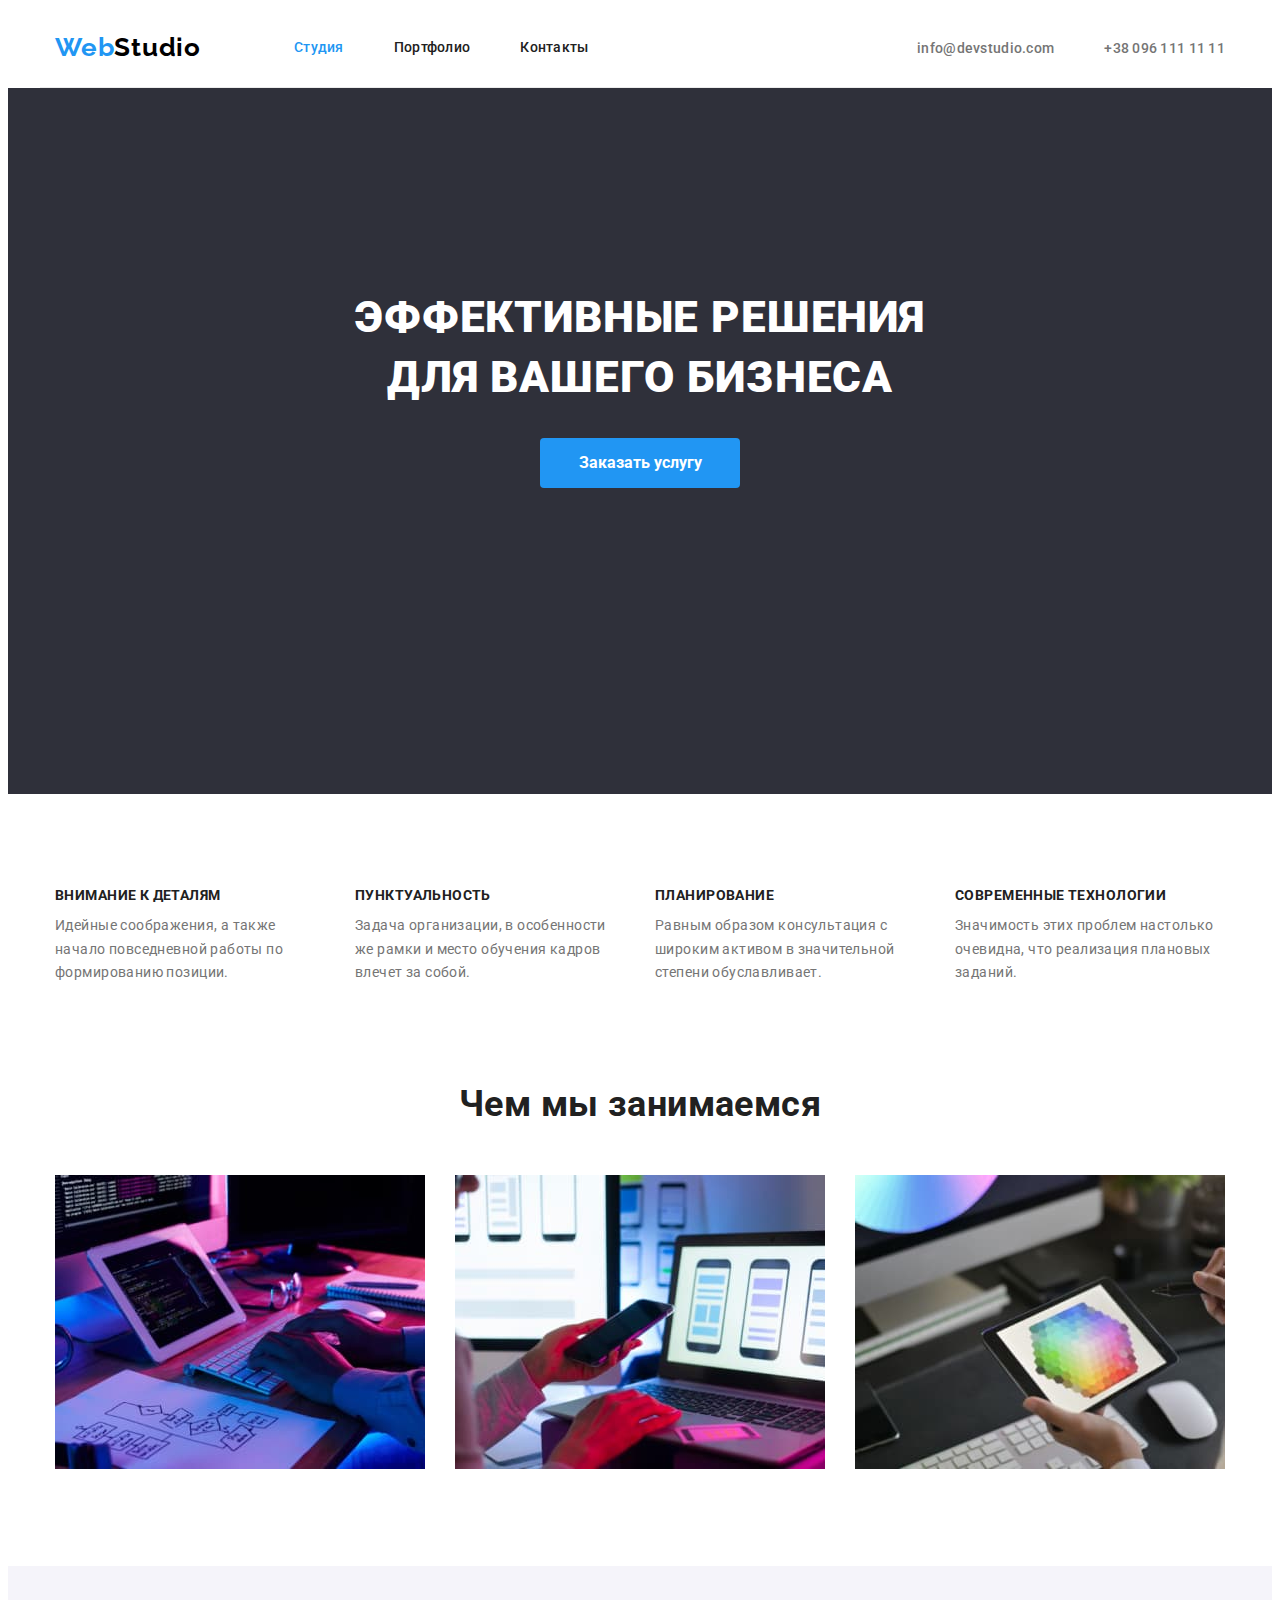
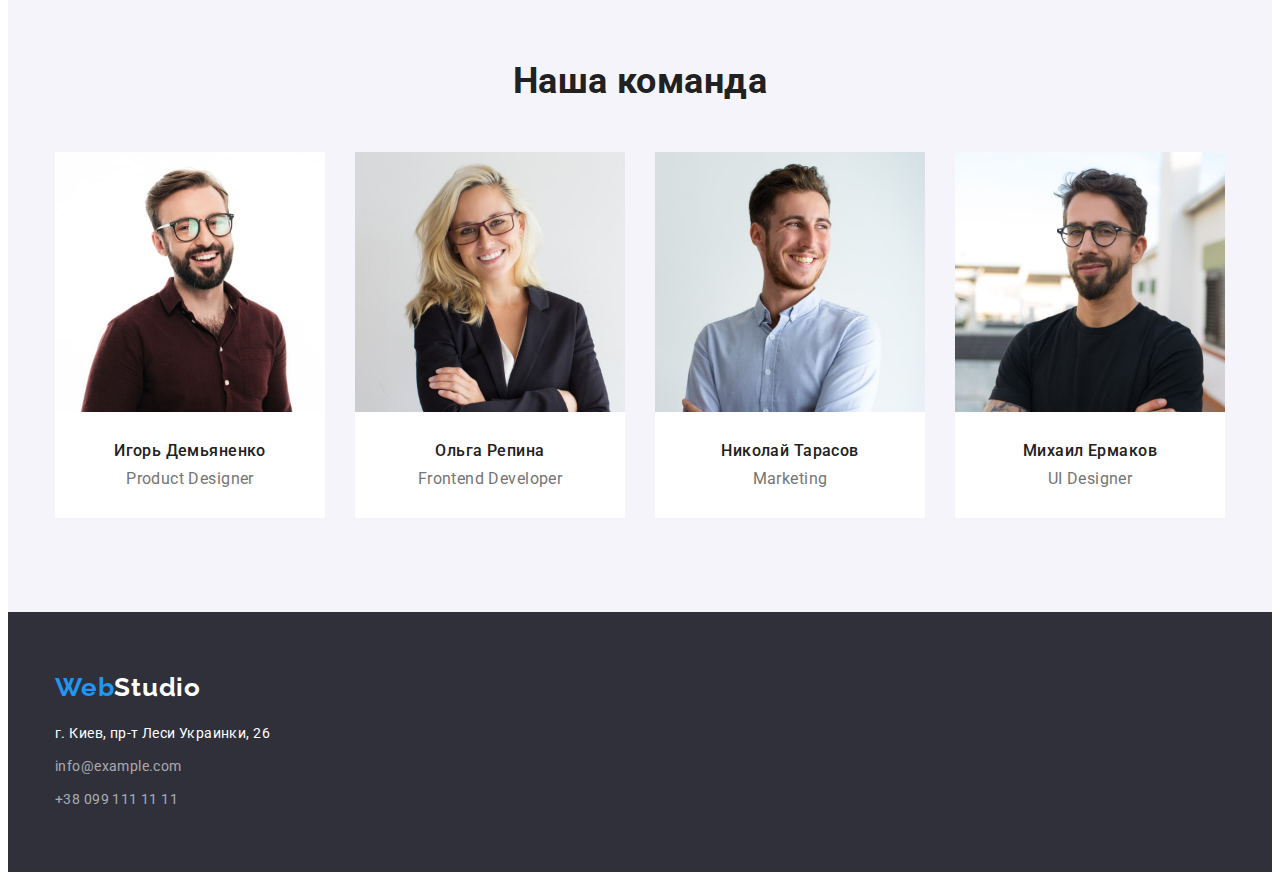
<file: index.html>
<!DOCTYPE html>
<html lang="ru">
<head>
    <meta charset="UTF-8">
    <meta http-equiv="X-UA-Compatible" content="IE=edge">
    <meta name="viewport" content="width=device-width, initial-scale=1.0">
    <title>Студия</title>
    <link href="./css/styles.css" rel="stylesheet"/>
    <link rel="preconnect" href="https://fonts.googleapis.com">
    <link rel="preconnect" href="https://fonts.gstatic.com" crossorigin>
    <link href="https://fonts.googleapis.com/css2?family=Raleway:wght@700&family=Roboto:wght@400;500;700;900&display=swap"
        rel="stylesheet">
</head>
<body>
    <header class="header">
        <div class="container">
            <a class="logo-header" href="#" lang="en">Web<span class="header-studio">Studio</span></a>
            <nav class="navigation">
                <ul class="nav-list list-point">
                    <li class="nav-item"><a class="nav-link current-page" href="#">Студия</a></li>
                    <li class="nav-item"><a class="nav-link" href="./portfolio.html">Портфолио</a></li>
                    <li class="nav-item"><a class="nav-link" href="#">Контакты</a></li>
                </ul>
            </nav>
            <ul class="header-info list-point">
                <li class="info-list info-one"><a class="header-link" href="mailto:info@devstudio.com" target="_blank"
                        rel="noopener noreferrer nofollow" lang="en">info@devstudio.com</a></li>
                <li class="info-list info-two"><a class="header-link" href="tel:+380961111111" target="_blank"
                        rel="noopener noreferrer nofollow">+38 096 111 11 11</a></li>
            </ul>
        </div>
    </header>
    <main class="main">
        <section class="section hero-section">
            <div class="container">
                <h1 class="hero-title">Эффективные решения для вашего бизнеса</h1>
                <button class="button" type="button">Заказать услугу</button>
            </div>
        </section>
        <section class="section characteristics">
            <div class="container">
                <h2 class="" hidden>Наша характеристика</h2>
                <ul class="characteristics-list list-point">
                    <li class="characteristics-item">
                        <h3 class="characteristic-name">Внимание к деталям</h3>
                        <p class="characteristics-result">Идейные соображения, а также начало повседневной работы по формированию
                            позиции.</p>
                    </li>
                    <li class="characteristics-item">
                        <h3 class="characteristic-name">Пунктуальность</h3>
                        <p class="characteristics-result">Задача организации, в особенности же рамки и место обучения кадров влечет за
                            собой.</p>
                    </li>
                    <li class="characteristics-item">
                        <h3 class="characteristic-name">Планирование</h3>
                        <p class="characteristics-result">Равным образом консультация с широким активом в значительной степени
                            обуславливает.</p>
                    </li>
                    <li class="characteristics-item">
                        <h3 class="characteristic-name">Современные технологии</h3>
                        <p class="characteristics-result">Значимость этих проблем настолько очевидна, что реализация плановых заданий.
                        </p>
                    </li>
                </ul>
            </div>
        </section>
        <section class="section work">
            <div class="container">
                <h2 class="work-title">Чем мы занимаемся</h2>
                <ul class="work-list list-point">
                    <li class="work-item">
                        <img src="photo/box1.jpg" alt="работа на макбуке" width="370" height="294">
                    </li>
                    <li class="work-item">
                        <img src="photo/box2.jpg" alt="Работа с вариантами разметок на телефоне" width="370" height="294">
                    </li>
                    <li class="work-item">
                        <img src="photo/box3.jpg" alt="выбор спектра цветов" width="370" height="294">
                    </li>
                </ul>
            </div>
        </section>
        <section class="section team-section">
            <div class="container">
                <h2 class="team">Наша команда</h2>
                <ul class="team-list list-point">
                    <li class="team-item">
                        <img class="photo-employee" src="photo/team.jpg" alt="продукт-дизайнер Вебстудии" width="270" height="260">
                        <h3 class="item-name">Игорь Демьяненко</h3>
                        <p class="name-position" lang="en">Product Designer</p>
                    </li>
                    <li class="team-item">
                        <img class="photo-employee" src="photo/team-2.jpg" alt="Фронтенд разработчик Вебстудии" width="270" height="260">
                        <h3 class="item-name">Ольга Репина</h3>
                        <p class="name-position" lang="en">Frontend Developer</p>
                    </li>
                    <li class="team-item">
                        <img class="photo-employee" src="photo/team-3.jpg" alt="маркетолог Вебстудии" width="270" height="260">
                        <h3 class="item-name">Николай Тарасов</h3>
                        <p class="name-position" lang="en">Marketing</p>
                    </li>
                    <li class="team-item">
                        <img class="photo-employee" src="photo/team-4.jpg" alt="УИ-дизайнер Вебстудии" width="270" height="260">
                        <h3 class="item-name">Михаил Ермаков</h3>
                        <p class="name-position" lang="en">UI Designer</p>
                    </li>
                </ul>
            </div> 
        </section>
    </main>
    <footer class="footer">
        <div class="container">
            <a class="footer-logo" href="#" lang="en">
                Web<span class="footer-studio">Studio</span>
            </a>
            <address class="footer-address">
                <ul class="footer-list list-point">
                    <li class="footer-item">
                        г. Киев, пр-т Леси Украинки, 26
                    </li>
                    <li class="footer-item">
                        <a class="footer-info" href="mailto:info@devstudio.com" target="_blank"
                            rel="noopener noreferrer nofollow" lang="en">
                            info@example.com
                        </a>
                    </li>
                    <li class="footer-item">
                        <a class="footer-info" href="tel:+380961111111" target="_blank" rel="noopener noreferrer nofollow">
                            +38 099 111 11 11
                        </a>
                    </li>
                </ul>
            </address>
        </div>
    </footer>
</body>
</html>
</file>
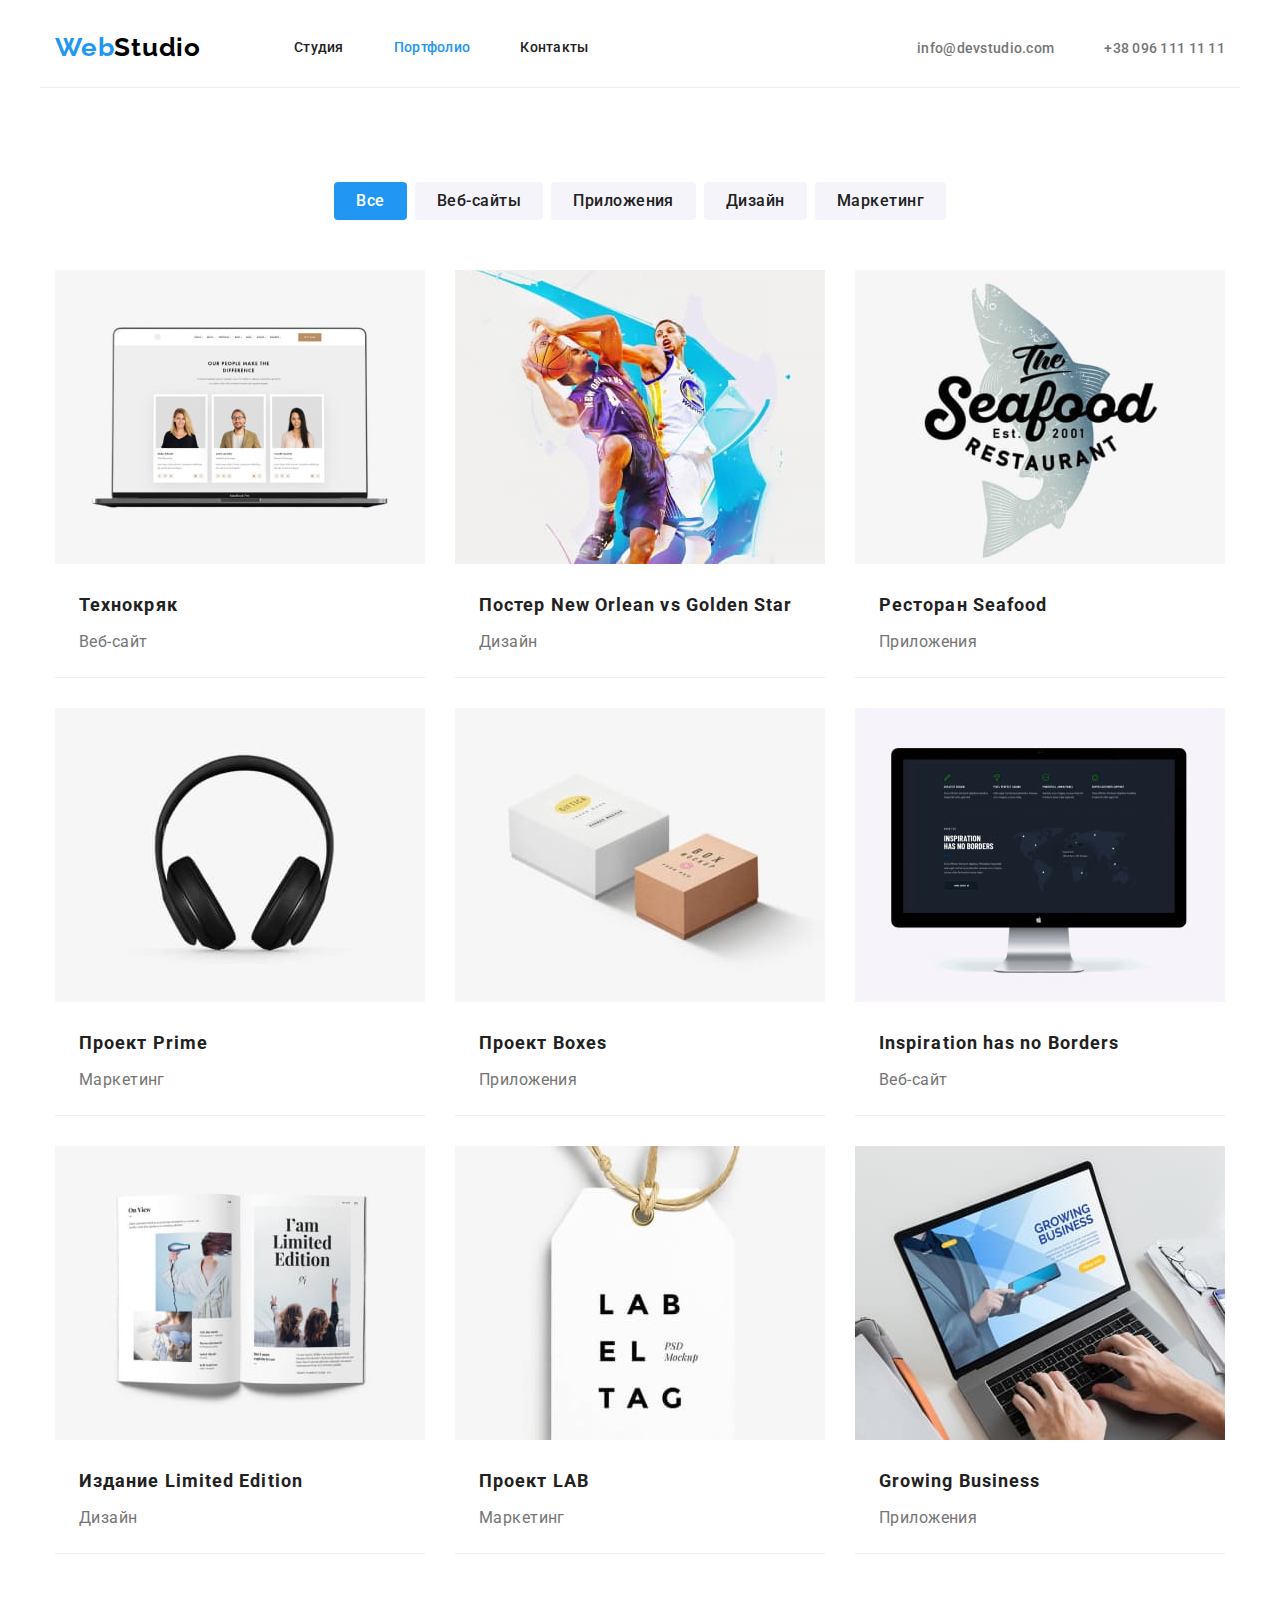
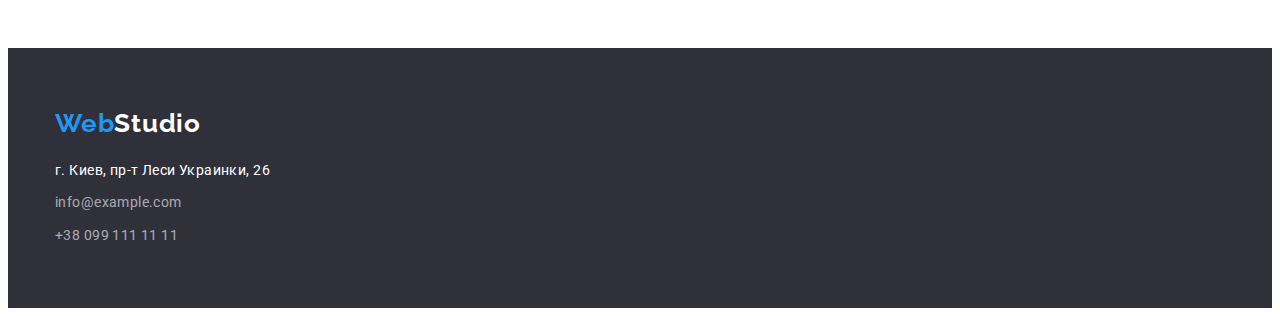
<file: portfolio.html>
<!DOCTYPE html>
<html lang="ru">
<head>
    <meta charset="UTF-8">
    <meta http-equiv="X-UA-Compatible" content="IE=edge">
    <meta name="viewport" content="width=device-width, initial-scale=1.0">
    <title>Портфолио</title>
    <link href="./css/styles.css" rel="stylesheet" />
    <link rel="preconnect" href="https://fonts.googleapis.com">
    <link rel="preconnect" href="https://fonts.gstatic.com" crossorigin>
    <link
        href="https://fonts.googleapis.com/css2?family=Raleway:wght@700&family=Roboto:wght@400;500;700;900&display=swap"
        rel="stylesheet">
</head>
<body class="body">
    <header class="header">
        <div class="container">
            <a class="logo-header" href="#" lang="en">Web<span class="header-studio">Studio</span></a>
            <nav class="navigation">
                <ul class="nav-list list-point">
                    <li class="nav-item"><a class="nav-link" href="./index.html">Студия</a></li>
                    <li class="nav-item"><a class="nav-link current-page" href="#">Портфолио</a></li>
                    <li class="nav-item"><a class="nav-link" href="#">Контакты</a></li>
                </ul>
            </nav>
            <ul class="header-info list-point">
                <li class="info-list info-one"><a class="header-link" href="mailto:info@devstudio.com" target="_blank"
                        rel="noopener noreferrer nofollow" lang="en">info@devstudio.com</a></li>
                <li class="info-list info-two"><a class="header-link" href="tel:+380961111111" target="_blank"
                        rel="noopener noreferrer nofollow">+38 096 111 11 11</a></li>
            </ul>
        </div>
    </header>
    <main class="main">
        <section class="project-section section">
            <div class="container">
                <h1 class="project-title" hidden>Проекты</h1>
                <ul class="button-list list-point">
                    <li class="button-item"><button class="button-icon button-head" type="button">Все</button></li>
                    <li class="button-item"><button class="button-icon" type="button">Веб-сайты</button></li>
                    <li class="button-item"><button class="button-icon" type="button">Приложения</button></li>
                    <li class="button-item"><button class="button-icon" type="button">Дизайн</button></li>
                    <li class="button-item"><button class="button-icon" type="button">Маркетинг</button></li>
                </ul>
                <ul class="project-list list-point">
                    <li class="project-item">
                        <a class="project-link" href="">
                            <img class="project-img" src="./portfolio-photo/project-one.jpg" alt="Главная страница Технокряка"
                                width="370" height="294">
                            <div class="project-container">
                                <h2 class="project-name">Технокряк</h2>
                                <p class="project-text">Веб-сайт</p>
                            </div>
                        </a>
                    </li>
                    <li class="project-item">
                        <a class="project-link" href="">
                            <img class="project-img" src="./portfolio-photo/project-two.jpg" alt="Постер встречи двух команд"
                                width="370" height="294">
                            <div class="project-container">
                                <h2 class="project-name">Постер <span lang="en">New Orlean vs Golden Star</span></h2>
                                <p class="project-text">Дизайн</p>
                            </div>
                        </a>
                    </li>
                    <li class="project-item">
                        <a class="project-link" href="">
                            <img class="project-img" src="./portfolio-photo/project-three.jpg" alt="Логотип ресторана"
                                width="370" height="294">
                            <div class="project-container">
                                <h2 class="project-name">Ресторан <span lang="en">Seafood</span></h2>
                                <p class="project-text">Приложения</p>
                            </div>
                        </a>
                    </li>
                    <li class="project-item">
                        <a class="project-link" href="">
                            <img class="project-img" src="./portfolio-photo/project-four.jpg" alt="Наушники" width="370"
                                height="294">
                            <div class="project-container">
                                <h2 class="project-name">Проект <span lang="en">Prime</span></h2>
                                <p class="project-text">Маркетинг</p>
                            </div>
                        </a>
                    </li>
                    <li class="project-item">
                        <a class="project-link" href="">
                            <img class="project-img" src="./portfolio-photo/project-five.jpg" alt="Два бокса" width="370"
                                height="294">
                            <div class="project-container">
                                <h2 class="project-name">Проект <span lang="en">Boxes</span></h2>
                                <p class="project-text">Приложения</p>
                            </div>
                        </a>
                    </li>
                    <li class="project-item">
                        <a class="project-link" href="">
                            <img class="project-img" src="./portfolio-photo/project-six.jpg" alt="Главная страница веб-сайта"
                                width="370" height="294">
                            <div class="project-container">
                                <h2 class="project-name" lang="en">Inspiration has no Borders</h2>
                                <p class="project-text">Веб-сайт</p>
                            </div>
                        </a>
                    </li>
                    <li class="project-item">
                        <a class="project-link" href="">
                            <img class="project-img" src="./portfolio-photo/project-seven.jpg" alt="Открытая книга" width="370"
                                height="294">
                            <div class="project-container">
                                <h2 class="project-name">Издание <span lang="en">Limited Edition</span></h2>
                                <p class="project-text">Дизайн</p>
                            </div>
                        </a>
                    </li>
                    <li class="project-item">
                        <a class="project-link" href="">
                            <img class="project-img" src="./portfolio-photo/project-eight.jpg" alt="Ценник украшения"
                                width="370" height="294">
                            <div class="project-container">
                                <h2 class="project-name">Проект <span lang="en">LAB</span></h2>
                                <p class="project-text">Маркетинг</p>
                            </div>
                        </a>
                    </li>
                    <li class="project-item">
                        <a class="project-link" href="">
                            <img class="project-img" src="./portfolio-photo/project-nine.jpg" alt="Работа за компютером"
                                width="370" height="294">
                            <div class="project-container">
                                <h2 class="project-name" lang="en">Growing Business</h2>
                                <p class="project-text">Приложения</p>
                            </div>
                        </a>
                    </li>
                </ul>
            </div>
        </section>   
    </main>
    <footer class="footer">
        <div class="container">
            <a class="footer-logo" href="#" lang="en">
                Web<span class="footer-studio">Studio</span>
            </a>
            <address class="footer-address">
                <ul class="footer-list list-point">
                    <li class="footer-item">
                        г. Киев, пр-т Леси Украинки, 26
                    </li>
                    <li class="footer-item">
                        <a class="footer-info" href="mailto:info@devstudio.com" target="_blank" rel="noopener noreferrer nofollow"
                            lang="en">
                            info@example.com
                        </a>
                    </li>
                    <li class="footer-item">
                        <a class="footer-info" href="tel:+380961111111" target="_blank" rel="noopener noreferrer nofollow">
                            +38 099 111 11 11
                        </a>
                    </li>
                </ul>
            </address>
        </div>  
    </footer>
</body>
</html>
</file>
<file: css/styles.css>
:root {
  --basic-link-color: #757575;
  --secondary-link-color: #2196f3;
  --color-title: #212121;
  --footer-text: #ffffff;
  --button-first-color: #f5f4fa;
}
html {
  box-sizing: border-box;
}

*,
*::before,
*::after {
  box-sizing: inherit;
}
/* *STUDIO* */
/* header */
body {
  background-color: var(--footer-text);
  color: var(--basic-link-color);
  font-family: Roboto, sans-serif;
  letter-spacing: 0.03em;
  font-size: 14px;
}
.container {
  display: inherit;
  width: 1200px;
  padding-right: 15px;
  padding-left: 15px;
  margin: 0 auto;
}
.section {
  padding-top: 94px;
  padding-bottom: 94px;
}
.header > .container {
  display: flex;
  height: 80px;
  justify-content: space-between;
  border-bottom: 1px solid #ececec;
  align-items: center;
  color: var(--footer-text);
}
.logo-header,
.footer-logo {
  text-decoration: none;
  color: var(--secondary-link-color);
  font-family: raleway;
  font-weight: 700;
  font-size: 26px;
  line-height: 1.17;
  letter-spacing: 0.03em;
}
.logo-header {
  padding-top: 24px;
  padding-bottom: 24px;
}
.header-studio {
  color: #000000;
}
.list-point {
  list-style: none;
}
.navigation {
  margin-left: 93px;
}

.nav-list {
  display: flex;
  padding-left: 0px;
  color: var(--color-title);
  font-weight: 500;
  font-size: 14px;
  line-height: 1.14;
  letter-spacing: 0.02em;
}
.nav-list > .nav-item:not(:last-child) {
  margin-right: 50px;
}
.nav-link {
  display: block;
  padding-top: 32px;
  padding-bottom: 32px;
  text-decoration: none;
  color: var(--color-title);
}
.nav-link:hover,
.nav-link:focus {
  color: var(--secondary-link-color);
}
.current-page {
  color: var(--secondary-link-color);
}
.header-info {
  display: flex;
  padding-left: 0px;
  margin: 0px;
  margin-left: auto;
  color: #757575;
  font-weight: 500;
  font-size: 14px;
  line-height: 16px;
  letter-spacing: 0.02em;
}
.info-one {
  margin-right: 50px;
}
.header-link:hover,
.header-link:focus {
  color: var(--secondary-link-color);
}
.header-link {
  display: block;
  padding-top: 32px;
  padding-bottom: 32px;
  text-decoration: none;
  color: var(--basic-link-color);
}
/* section -one */
.hero-section {
  text-align: center;
  background-color: #2f303a;
  letter-spacing: 0.06em;
  padding-top: 200px;
  padding-bottom: 200px;
}
.hero-section > .container {
  width: 696px;
}
.hero-title {
  margin: 0px;
  margin-bottom: 30px;
  color: var(--footer-text);
  font-weight: 900;
  font-size: 44px;
  line-height: 1.36;
  text-align: center;
  text-transform: uppercase;
}
.button {
  width: 200px;
  height: 50px;
  margin-bottom: 106px;
  padding: 10px 32px;
  background-color: var(--secondary-link-color);
  color: var(--footer-text);
  font-family: inherit;
  font-weight: 700;
  font-size: 16px;
  line-height: 1.88;
  align-items: center;
  text-align: center;
  cursor: pointer;
  border: none;
  border-radius: 4px;
}
/* section-two */
.characteristics-list {
  box-sizing: content-box;
  display: flex;
  margin: 0px;
  padding: 0px;
}
.characteristic-name {
  margin: 0px;
  margin-bottom: 10px;
  color: var(--color-title);
  font-weight: 700;
  font-size: 14px;
  line-height: 1.14;
  text-transform: uppercase;
}
.characteristics-result {
  margin: 0px;
  color: var(--basic-link-color);
  font-size: 14px;
  line-height: 1.71;
}
.characteristics-item {
  margin-left: 30px;
  width: 270px;
  height: 101px;
}
.characteristics-list > .characteristics-item:first-child {
  margin-left: 0px;
}
/* section-three */
.work {
  padding-top: 0px;
}
.work-title,
.team {
  margin: 0px;
  margin-bottom: 50px;
  color: var(--color-title);
  font-weight: 700;
  font-size: 36px;
  line-height: 1.17;
  text-align: center;
}
.work-list {
  display: flex;
  margin: 0px;
  padding: 0px;
}
.work-list > .work-item {
  margin-left: 30px;
}
.work-list > .work-item:first-child {
  margin-left: 0px;
}
/* section four */
.team-list {
  display: flex;
  margin: 0px;
  padding: 0px;
}
.team-list > .team-item {
  background-color: var(--footer-text);
  margin-left: 30px;
}
.team-list > .team-item:first-child {
  margin-left: 0px;
}
.team-item {
  padding-bottom: 30px;
}
.photo-employee {
  display: block;
  max-width: 100%;
  height: auto;
  margin-bottom: 30px;
}
.item-name {
  margin: 0px;
  margin-bottom: 10px;
  color: var(--color-title);
  font-weight: 500;
  font-size: 16px;
  line-height: 1.12;
  text-align: center;
}
.name-position {
  margin: 0px;
  color: var(--basic-link-color);
  font-size: 16px;
  line-height: 1.12;
  text-align: center;
}
.team-section {
  background-color: #f5f4fa;
}
/* footer */
.footer {
  padding-top: 60px;
  padding-bottom: 60px;
  background-color: #2f303a;
}
.footer-address {
  margin-top: 20px;
  font-style: normal;
}
.footer-list {
  margin: 0px;
  padding: 0px;
}
.footer-list > .footer-item {
  margin-bottom: 9px;
}
.footer-list > .footer-item:last-child {
  margin-bottom: 0px;
}
.footer-item {
  margin: 0px;
  padding: 0px;
  color: var(--footer-text);
  font-weight: 400;
  font-size: 14px;
  line-height: 1.71;
}
.footer-info {
  margin: 0px;
  padding: 0px;
  color: rgba(255, 255, 255, 0.6);
  text-decoration: none;
}
.footer-info:hover,
.footer-info:focus {
  color: var(--secondary-link-color);
}
.footer-logo {
  font-weight: 700;
  font-size: 26px;
  color: var(--secondary-link-color);
}
.footer-studio {
  color: var(--footer-text);
}

/* *PORTFOLIO* */
.button-list {
  display: flex;
  justify-content: center;
  margin: 0px;
  padding: 0px;
  margin-bottom: 50px;
}
.button-item {
  margin-right: 8px;
}
.button-list > .button-item:last-child {
  margin-right: 0px;
}
.button-icon {
  padding: 6px 22px;
  min-width: 73px;
  background-color: var(--button-first-color);
  color: var(--color-title);
  font-family: Roboto;
  font-weight: 500;
  font-size: 16px;
  line-height: 1.62;
  text-align: center;
  letter-spacing: 0.03em;
  cursor: pointer;
  border: none;
  border-radius: 4px;
}
.button-icon:hover,
.button-icon:focus {
  background-color: var(--secondary-link-color);
  color: var(--footer-text);
}
.button-head {
  background-color: var(--secondary-link-color);
  color: var(--footer-text);
}
.project-list {
  display: flex;
  flex-wrap: wrap;
  margin: 0px;
  padding: 0px;
}
.project-list > .project-item {
  margin-top: 30px;
  margin-left: 30px;
  border-bottom: 1px solid #eeeeee;
}
.project-list > .project-item:nth-child(-n + 3) {
  margin-top: 0px;
}
.project-list > .project-item:nth-child(3n + 1) {
  margin-left: 0px;
}
.project-link {
  display: inherit;
  text-decoration: none;
}
.project-img {
  margin-bottom: 20px;
}
.project-container {
  padding-left: 24px;
  padding-right: 24px;
  padding-bottom: 20px;
}

.project-name {
  margin: 0;
  margin-bottom: 4px;
  color: var(--color-title);
  font-weight: 700;
  font-size: 18px;
  line-height: 2;
  letter-spacing: 0.06em;
}
.project-text {
  margin: 0;
  color: var(--basic-link-color);
  font-size: 16px;
  line-height: 1.88;
}
</file>
